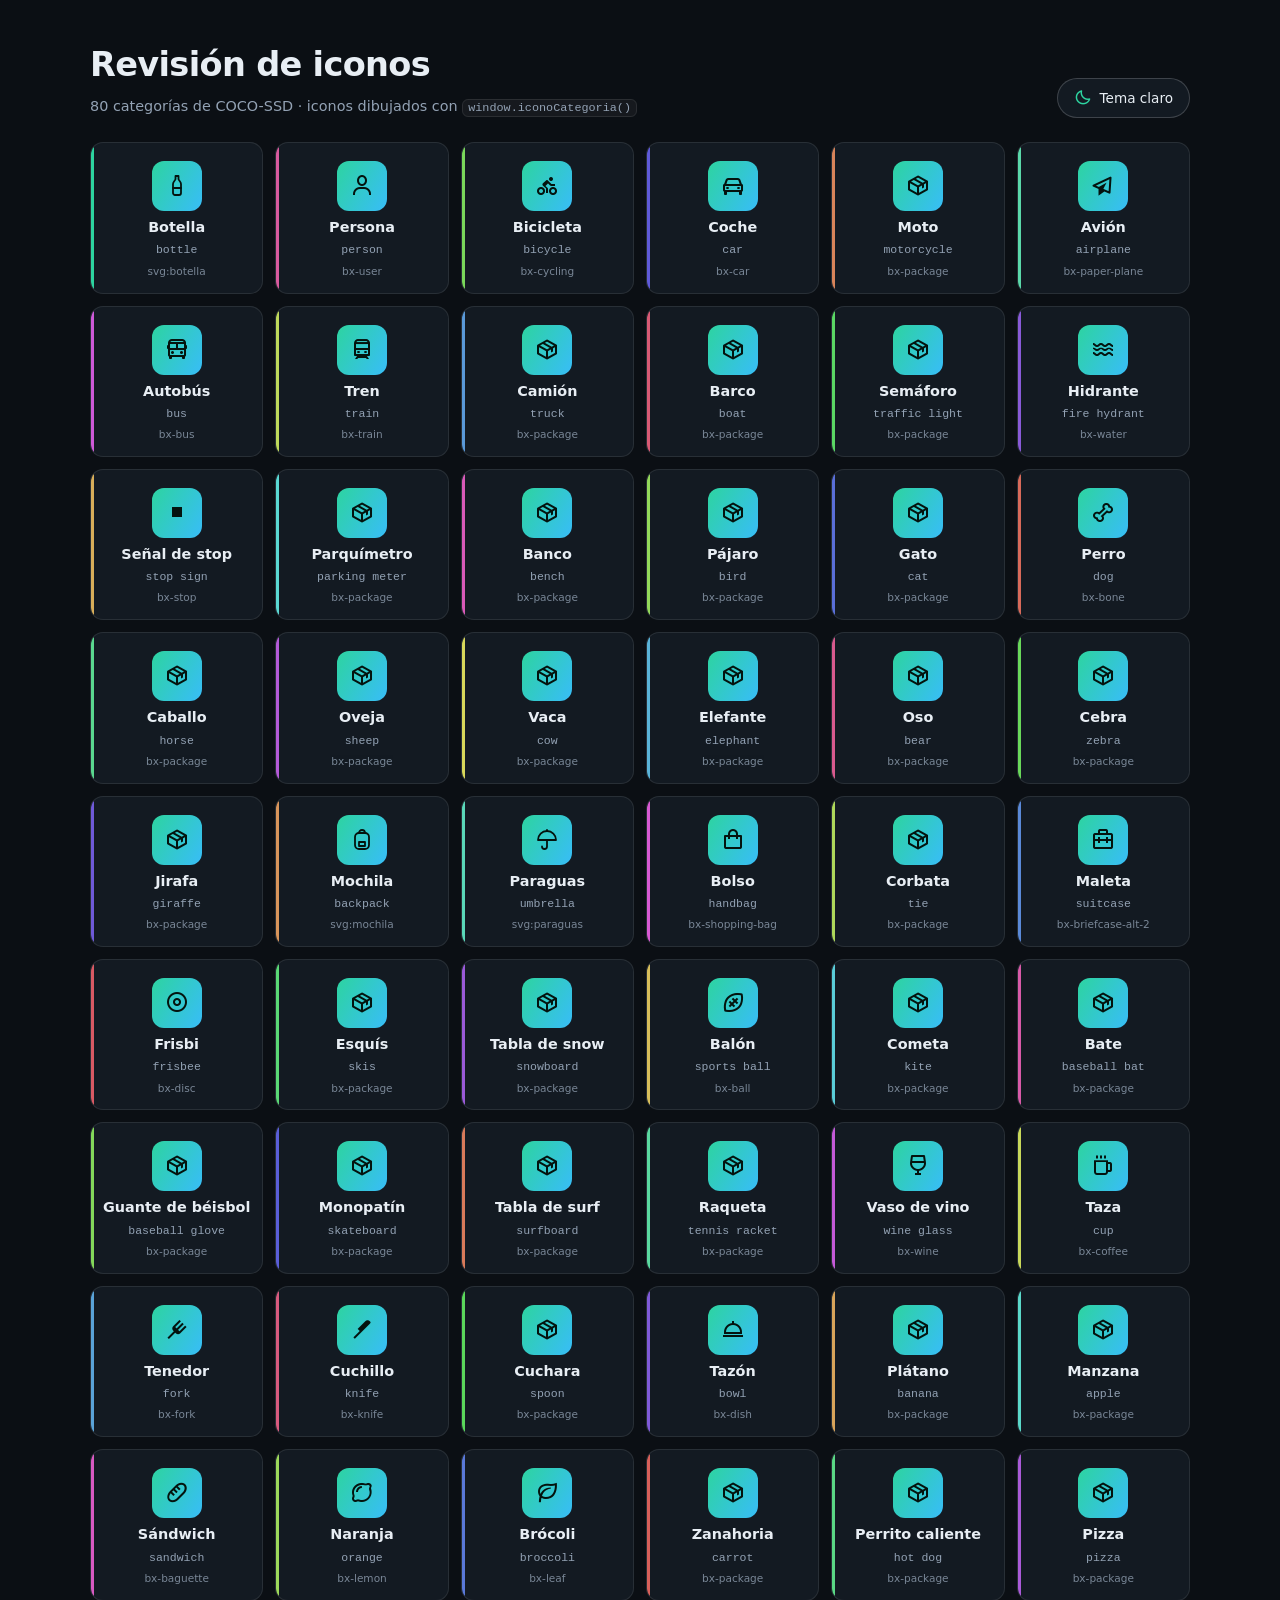
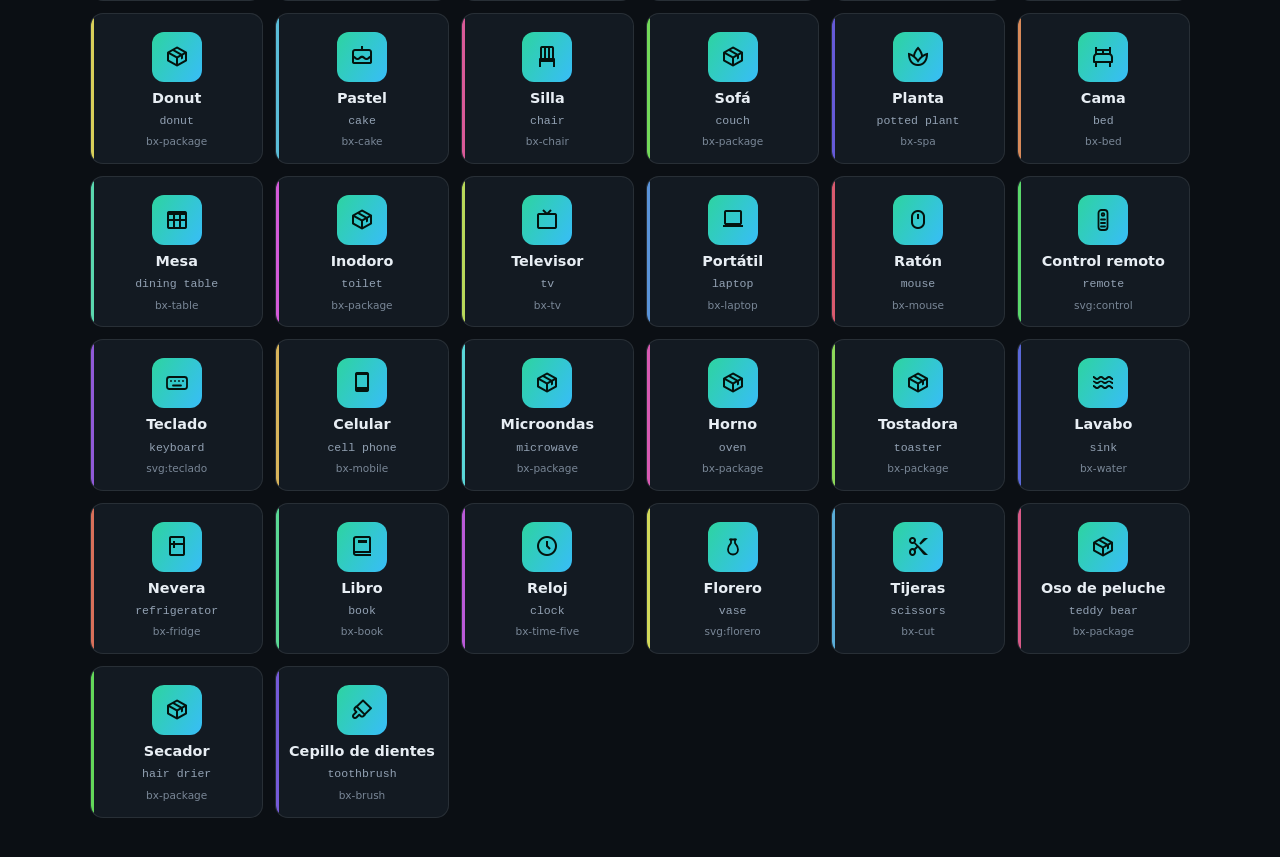
<file: docs/iconos.html>
<!doctype html>
<html lang="es" data-tema="oscuro">
<head>
  <meta charset="utf-8">
  <meta name="viewport" content="width=device-width, initial-scale=1">
  <title>Revisión de iconos — Clasificador</title>
  <link rel="stylesheet" href="https://unpkg.com/boxicons@2.1.4/css/boxicons.min.css">
  <style>
    /* Mismas variables de color que styles.css */
    :root {
      color-scheme: dark;

      --fondo: #070B10;
      --fondo-2: #0B0F14;
      --superficie: #131A22;
      --superficie-2: #1B242E;

      --texto: #E8EEF4;
      --texto-2: #93A2B4;

      --acento: #2DD4A0;
      --acento-2: #38BDF8;
      --violeta: #8B5CF6;
      --acento-tinta: #04130E;

      --alerta: #F5B942;
      --error: #F2555A;

      --borde: rgba(255, 255, 255, .09);
      --borde-fuerte: rgba(255, 255, 255, .18);

      --glass: rgba(19, 26, 34, .60);
      --glass-2: rgba(27, 36, 46, .55);
      --glass-brillo: rgba(255, 255, 255, .08);
      --relleno-suave: rgba(255, 255, 255, .045);
      --relleno-suave-2: rgba(255, 255, 255, .07);
      --campo: rgba(0, 0, 0, .26);
      --pista: rgba(255, 255, 255, .07);
      --puntos: rgba(255, 255, 255, .05);
      --onda: rgba(255, 255, 255, .35);
      --esqueleto-bg: rgba(7, 11, 16, .55);
      --spark-area: rgba(45, 212, 160, .16);

      --glow-a: rgba(45, 212, 160, .22);
      --glow-b: rgba(56, 189, 248, .18);
      --glow-c: rgba(139, 92, 246, .14);

      --sombra: 0 18px 40px rgba(0, 0, 0, .45);
      --sombra-fuerte: 0 30px 70px rgba(0, 0, 0, .6);
      --sombra-acento: 0 16px 34px rgba(45, 212, 160, .38);

      --degradado: linear-gradient(120deg, var(--acento), var(--acento-2));
      --radio: 18px;
      --radio-chico: 13px;
      --radio-lg: 26px;
      --transicion: 170ms ease;
      --marca-alto: 58px;
      --barra-alto: 66px;

      --fuente-titulo: "Space Grotesk", Inter, ui-sans-serif, system-ui, sans-serif;
      --fuente-texto: Inter, ui-sans-serif, system-ui, -apple-system, "Segoe UI", Roboto, sans-serif;
    }

    [data-tema="claro"] {
      color-scheme: light;

      --fondo: #E9EFF6;
      --fondo-2: #F5F8FC;
      --superficie: #FFFFFF;
      --superficie-2: #E7EEF6;

      --texto: #0E1B25;
      --texto-2: #56697A;

      --acento: #0E9E76;
      --acento-2: #0E8FB8;
      --violeta: #7C3AED;
      --acento-tinta: #01241A;

      --borde: rgba(9, 26, 38, .12);
      --borde-fuerte: rgba(9, 26, 38, .22);

      --glass: rgba(255, 255, 255, .68);
      --glass-2: rgba(255, 255, 255, .55);
      --glass-brillo: rgba(255, 255, 255, .9);
      --relleno-suave: rgba(9, 26, 38, .04);
      --relleno-suave-2: rgba(9, 26, 38, .06);
      --campo: rgba(9, 26, 38, .05);
      --pista: rgba(9, 26, 38, .08);
      --puntos: rgba(9, 26, 38, .08);
      --onda: rgba(9, 26, 38, .12);
      --esqueleto-bg: rgba(255, 255, 255, .6);
      --spark-area: rgba(14, 158, 118, .16);

      --glow-a: rgba(14, 158, 118, .18);
      --glow-b: rgba(14, 143, 184, .14);
      --glow-c: rgba(124, 58, 237, .10);

      --sombra: 0 16px 36px rgba(24, 52, 72, .14);
      --sombra-fuerte: 0 28px 64px rgba(24, 52, 72, .22);
      --sombra-acento: 0 16px 34px rgba(14, 158, 118, .3);
    }

    * { box-sizing: border-box; }
    html { -webkit-text-size-adjust: 100%; }

    body {
      margin: 0;
      min-height: 100vh;
      background: var(--fondo-2);
      color: var(--texto);
      font-family: var(--fuente-texto);
      font-size: 16px;
      line-height: 1.5;
      -webkit-font-smoothing: antialiased;
      text-rendering: optimizeLegibility;
    }

    .envoltorio {
      max-width: 1180px;
      margin: 0 auto;
      padding: clamp(18px, 4vw, 40px);
    }

    .cabecera {
      display: flex;
      flex-wrap: wrap;
      align-items: flex-end;
      justify-content: space-between;
      gap: 16px;
      margin-bottom: 24px;
    }

    .cabecera h1 {
      margin: 0 0 6px;
      font-family: var(--fuente-titulo);
      font-size: clamp(1.5rem, 4vw, 2.1rem);
      letter-spacing: -.02em;
    }

    .cabecera p {
      margin: 0;
      color: var(--texto-2);
      font-size: .9rem;
    }

    .cabecera code {
      font-size: .82em;
      background: var(--relleno-suave);
      border: 1px solid var(--borde);
      border-radius: 6px;
      padding: 1px 5px;
    }

    #tema {
      display: inline-flex;
      align-items: center;
      gap: 8px;
      min-height: 40px;
      padding: 9px 16px;
      border: 1px solid var(--borde-fuerte);
      border-radius: 999px;
      background: var(--superficie);
      color: var(--texto);
      font: inherit;
      font-size: .85rem;
      cursor: pointer;
      transition: border-color var(--transicion), background-color var(--transicion), color var(--transicion);
    }

    #tema:hover { border-color: var(--acento); }
    #tema:focus-visible { outline: 2px solid var(--acento); outline-offset: 2px; }
    #tema i { font-size: 1.1rem; color: var(--acento); }

    .rejilla {
      list-style: none;
      margin: 0;
      padding: 0;
      display: grid;
      grid-template-columns: repeat(auto-fill, minmax(150px, 1fr));
      gap: 12px;
    }

    .icono-item {
      position: relative;
      overflow: hidden;
      display: flex;
      flex-direction: column;
      align-items: center;
      gap: 5px;
      padding: 18px 10px 13px;
      text-align: center;
      background: var(--superficie);
      border: 1px solid var(--borde);
      border-radius: var(--radio-chico);
    }

    .icono-item::before {
      content: "";
      position: absolute;
      inset: 0 auto 0 0;
      width: 3px;
      background: var(--cat, var(--acento));
    }

    .icono-caja {
      width: 50px;
      height: 50px;
      margin-bottom: 3px;
      border-radius: 12px;
      display: grid;
      place-items: center;
      font-size: 1.5rem;
      color: var(--acento-tinta);
      background-image: var(--degradado);
    }

    .icono-caja svg { display: block; width: 1em; height: 1em; }
    .icono-caja .bx { font-size: 1em; line-height: 1; }

    .icono-item strong {
      font-size: .9rem;
      font-weight: 600;
      line-height: 1.2;
    }

    .icono-item code {
      font-size: .72rem;
      color: var(--texto-2);
      word-break: break-word;
    }

    .icono-item .icono-ref {
      font-size: .66rem;
      color: var(--texto-2);
      opacity: .8;
      word-break: break-word;
    }

    @media (max-width: 420px) {
      .rejilla { grid-template-columns: repeat(auto-fill, minmax(120px, 1fr)); }
      .icono-caja { width: 44px; height: 44px; font-size: 1.35rem; }
    }
  </style>
</head>
<body>
  <div class="envoltorio">
    <header class="cabecera">
      <div>
        <h1>Revisión de iconos</h1>
        <p>
          <span id="total">80</span> categorías de COCO-SSD · iconos dibujados con
          <code>window.iconoCategoria()</code>
        </p>
      </div>
      <button id="tema" type="button" aria-pressed="false">
        <i class="bx bx-moon" aria-hidden="true"></i>
        <span>Tema claro</span>
      </button>
    </header>

    <main>
      <ul id="rejilla" class="rejilla" aria-label="Cuadrícula de iconos por categoría"></ul>
    </main>
  </div>

  <script src="../js/categorias.js"></script>
  <script>
    (function () {
      "use strict";

      var rejilla = document.getElementById("rejilla");
      var total = document.getElementById("total");
      var boton = document.getElementById("tema");
      var iconoBoton = boton.querySelector("i");
      var etiquetaBoton = boton.querySelector("span");
      var raiz = document.documentElement;

      var catalogo = window.CATEGORIAS || [];
      var trozo = document.createDocumentFragment();

      catalogo.forEach(function (categoria) {
        var item = document.createElement("li");
        item.className = "icono-item";
        item.style.setProperty("--cat", categoria.color);

        var caja = document.createElement("span");
        caja.className = "icono-caja";
        caja.innerHTML = window.iconoCategoria(categoria.clase);

        var nombre = document.createElement("strong");
        nombre.textContent = categoria.nombre;

        var clase = document.createElement("code");
        clase.textContent = categoria.clase;

        var referencia = document.createElement("span");
        referencia.className = "icono-ref";
        referencia.textContent = categoria.icono;

        item.append(caja, nombre, clase, referencia);
        trozo.append(item);
      });

      rejilla.append(trozo);
      total.textContent = String(catalogo.length);

      function aplicarTema(tema) {
        raiz.dataset.tema = tema;
        var claro = tema === "claro";
        boton.setAttribute("aria-pressed", String(claro));
        iconoBoton.className = "bx " + (claro ? "bx-sun" : "bx-moon");
        etiquetaBoton.textContent = claro ? "Tema oscuro" : "Tema claro";
      }

      aplicarTema("oscuro");

      boton.addEventListener("click", function () {
        aplicarTema(raiz.dataset.tema === "claro" ? "oscuro" : "claro");
      });
    })();
  </script>
</body>
</html>
</file>
